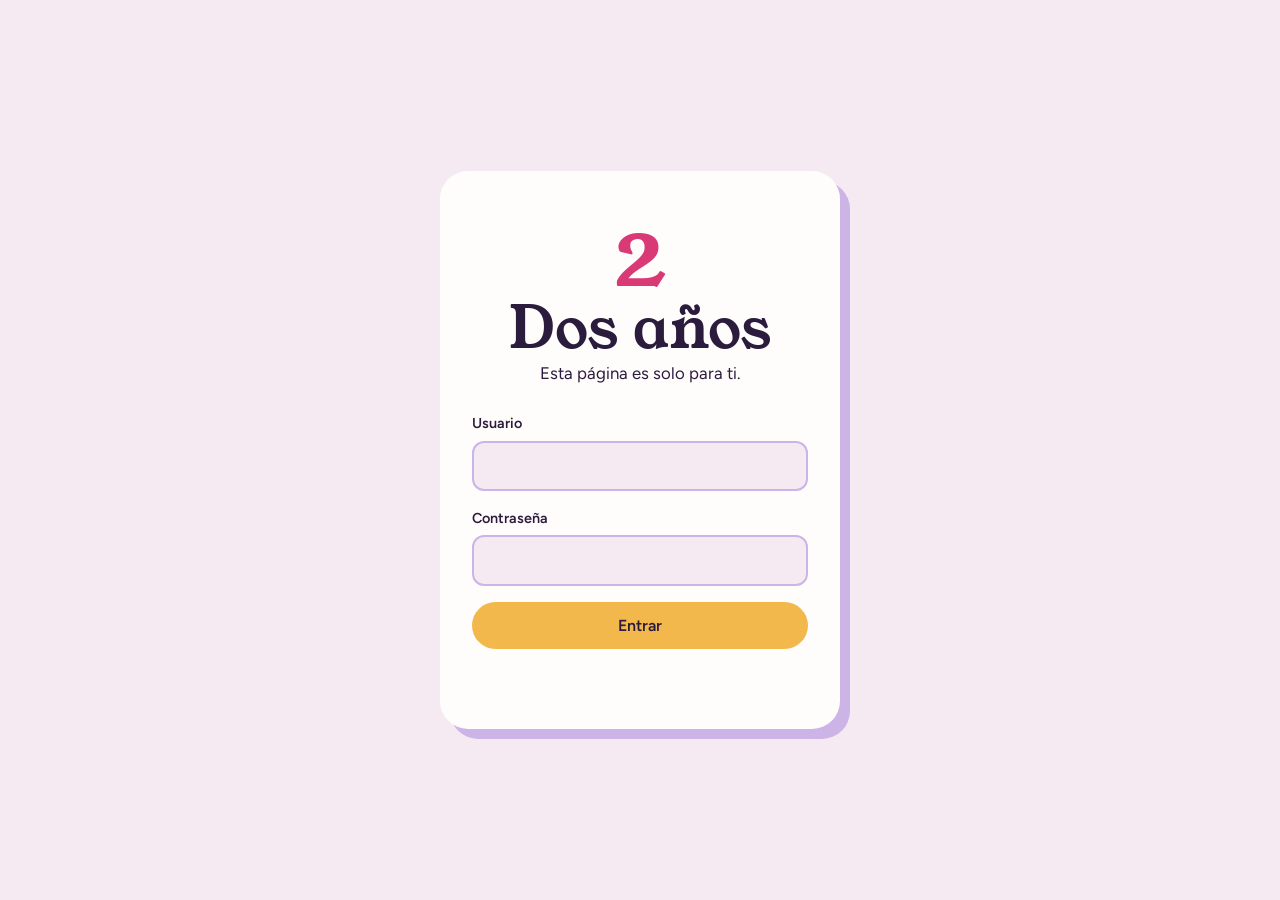
<file: index.html>
<!DOCTYPE html><html lang="es"><head><meta charset="utf-8"><meta name="viewport" content="width=device-width,initial-scale=1"><title>Dos años</title><link rel="preconnect" href="https://fonts.googleapis.com"><link rel="preconnect" href="https://fonts.gstatic.com" crossorigin><link href="https://fonts.googleapis.com/css2?family=Young+Serif&family=Figtree:wght@400;600&display=swap" rel="stylesheet"><link rel="stylesheet" href="style.css"></head>
<body><main class="gate"><div class="card">
<div class="two" aria-hidden="true">2</div>
<h1>Dos años</h1><p>Esta página es solo para ti.</p>
<form id="f">
<label>Usuario<input id="u" autocomplete="username" required></label>
<label>Contraseña<input id="p" type="password" autocomplete="current-password" required></label>
<button class="btn">Entrar</button><p class="err" id="err" role="alert"></p>
</form></div></main>
<script src="app.js"></script>
<script>
if (sessionStorage.getItem("ok") === "1") location.replace("home.html");
$("f").onsubmit = e => {
  e.preventDefault();
  if (check("main", $("u").value, $("p").value)) { sessionStorage.setItem("ok", "1"); location.href = "home.html"; }
  else $("err").textContent = "Usuario o contraseña incorrectos. Inténtalo otra vez.";
};
</script></body></html>
</file>
<file: style.css>
:root{--paper:#F5EAF2;--ink:#2B1B3D;--rasp:#D93A76;--honey:#F2B84B;--lilac:#CDB4E6;--white:#FFFDFB;--soft:#6B4F85;--display:'Young Serif',Georgia,serif;--body:'Figtree',system-ui,sans-serif}
*{box-sizing:border-box;margin:0}
body{background:var(--paper);color:var(--ink);font:400 1.05rem/1.65 var(--body);overflow-x:hidden;min-height:100vh}
h1,h2,h3{font-family:var(--display);font-weight:400;line-height:1.1}
h1{font-size:clamp(2.2rem,6vw,3.6rem)}h2{font-size:clamp(2rem,5vw,3rem)}
main{max-width:1040px;margin:0 auto;padding:2rem 1.5rem 5rem}
.back{display:inline-block;margin-bottom:2rem;color:var(--rasp);font-weight:600;text-decoration:none}
.lead{max-width:56ch;margin:.6rem 0 2.5rem}
:focus-visible{outline:3px solid var(--rasp);outline-offset:3px}
.btn{font:600 1rem var(--body);background:var(--honey);color:var(--ink);border:0;border-radius:999px;padding:.9rem 2rem;cursor:pointer}
.btn:hover{background:var(--rasp);color:var(--white)}
/* login */
.gate{min-height:100vh;display:grid;place-items:center;padding:1.5rem}
.card{background:var(--white);border-radius:28px;padding:2.5rem 2rem;width:min(400px,100%);box-shadow:10px 10px 0 var(--lilac);text-align:center}
.card .two{font:400 6rem/.9 var(--display);color:var(--rasp)}
.card form{display:grid;gap:1rem;margin-top:1.5rem;text-align:left}
label{display:grid;gap:.3rem;font-weight:600;font-size:.9rem}
input{font:inherit;padding:.7rem 1rem;border:2px solid var(--lilac);border-radius:12px;background:var(--paper);color:var(--ink)}
input:focus{border-color:var(--rasp);outline:0}
.err{color:var(--rasp);min-height:1.5rem;font-size:.9rem;text-align:center}
/* home */
.hero{padding:3rem 0 3rem}
.hero .big{font:400 clamp(7rem,22vw,14rem)/.8 var(--display);color:var(--rasp);animation:drop 1s cubic-bezier(.2,.9,.3,1.2) both}
@keyframes drop{from{transform:translateY(-40px) rotate(-8deg);opacity:0}}
.hero h1{margin:1rem 0 .3rem}.hero p{color:var(--soft);margin-bottom:1.5rem}
.counter{display:flex;gap:.75rem;flex-wrap:wrap}
.counter div{background:var(--ink);color:var(--paper);border-radius:14px;padding:.7rem 1rem;min-width:78px;text-align:center}
.counter b{display:block;font:400 1.9rem/1 var(--display);color:var(--honey)}
.counter span{font-size:.8rem}
.menu{display:grid;grid-template-columns:repeat(auto-fit,minmax(220px,1fr));gap:1.2rem}
.opt{display:grid;gap:.4rem;padding:1.6rem;border-radius:24px;text-decoration:none;color:var(--ink);min-height:190px;align-content:end;transition:transform .2s}
.opt:hover{transform:translateY(-4px) rotate(-1deg)}
.opt .ico{font-size:2.2rem}.opt h3{font-size:1.5rem}.opt small{font-size:.9rem;opacity:.85}
.opt:nth-child(1){background:var(--lilac)}.opt:nth-child(2){background:var(--honey)}
.opt:nth-child(3){background:#F4B6CC}.opt:nth-child(4){background:var(--ink);color:var(--paper)}
.opt:nth-child(5){background:var(--rasp);color:var(--white)}
/* fotos */
.frame{position:relative;background:repeating-linear-gradient(135deg,#EBDDF3 0 12px,#E2D0EE 12px 24px);display:grid;place-items:center;text-align:center;color:#7B5E93;font-size:.8rem;padding:1rem;overflow:hidden}
.frame::before{content:"Tu foto aquí\A" attr(data-file);white-space:pre;line-height:1.5}
.frame img{position:absolute;inset:0;width:100%;height:100%;object-fit:cover}
.wall{display:grid;grid-template-columns:repeat(auto-fit,minmax(210px,1fr));gap:2.2rem 1.6rem}
.pol{background:var(--white);padding:.8rem .8rem 1rem;box-shadow:0 10px 24px rgba(43,27,61,.16);transition:transform .25s;cursor:zoom-in}
.pol:nth-child(odd){transform:rotate(-2.2deg)}.pol:nth-child(even){transform:rotate(1.8deg)}
.pol:hover{transform:rotate(0) scale(1.03)}
.pol .frame{aspect-ratio:1}
.pol figcaption{font-family:var(--display);text-align:center;margin-top:.8rem;font-size:.95rem}
dialog{border:0;border-radius:16px;padding:1rem;max-width:min(92vw,900px);background:var(--white);margin:auto}
dialog img{max-width:100%;max-height:75vh;display:block;margin:auto}
dialog p{text-align:center;font-family:var(--display);margin-top:.7rem}
dialog::backdrop{background:rgba(43,27,61,.7)}
/* marcos (nuestras cosas) */
.gal{display:grid;grid-template-columns:repeat(auto-fit,minmax(280px,1fr));gap:2.5rem}
.fr{background:var(--ink);padding:14px;border-radius:6px;box-shadow:0 14px 30px rgba(43,27,61,.25);cursor:zoom-in}
.fr .mat{background:var(--white);padding:14px}
.fr .frame{aspect-ratio:4/5}
.fr figcaption{background:var(--honey);margin:14px auto 0;padding:.4rem 1rem;width:max-content;max-width:100%;border-radius:4px;font-family:var(--display);font-size:.95rem;text-align:center}
/* carta */
.paper{background:var(--white);border-radius:6px;padding:3rem 2.5rem;max-width:640px;margin:0 auto;box-shadow:0 12px 30px rgba(43,27,61,.15);font-size:1.15rem}
.paper p{margin-bottom:1.1rem}.sign{font-family:var(--display);color:var(--rasp);font-size:1.4rem}
/* timeline */
.line{border-left:3px solid var(--rasp);margin-left:.6rem}
.moment{display:grid;grid-template-columns:1fr 240px;gap:1.5rem;align-items:center;padding:0 0 3rem 2rem;position:relative}
.moment::before{content:"";position:absolute;left:-.95rem;top:.4rem;width:1.3rem;height:1.3rem;background:var(--honey);border:3px solid var(--rasp);border-radius:50%}
.moment time{font-weight:600;color:var(--rasp)}.moment h3{font-size:1.6rem;margin:.2rem 0 .4rem}
.moment .frame{aspect-ratio:4/3;border-radius:16px}
/* flores */
.bouquet{width:min(640px,100%);display:block;margin:0 auto}
.bl{transform-box:fill-box;transform-origin:center;animation:bloom .6s cubic-bezier(.2,1.4,.4,1) both}
@keyframes bloom{from{transform:scale(0)}}
.msg{background:var(--ink);color:var(--paper);border-radius:28px;padding:3rem 2rem;max-width:640px;margin:2.5rem auto 0;text-align:center;font-size:1.15rem}
.msg .sign{color:var(--honey);margin-top:1rem}
@media(max-width:760px){.moment{grid-template-columns:1fr}}
@media(prefers-reduced-motion:reduce){*{animation:none!important;transition:none!important}}
</file>
